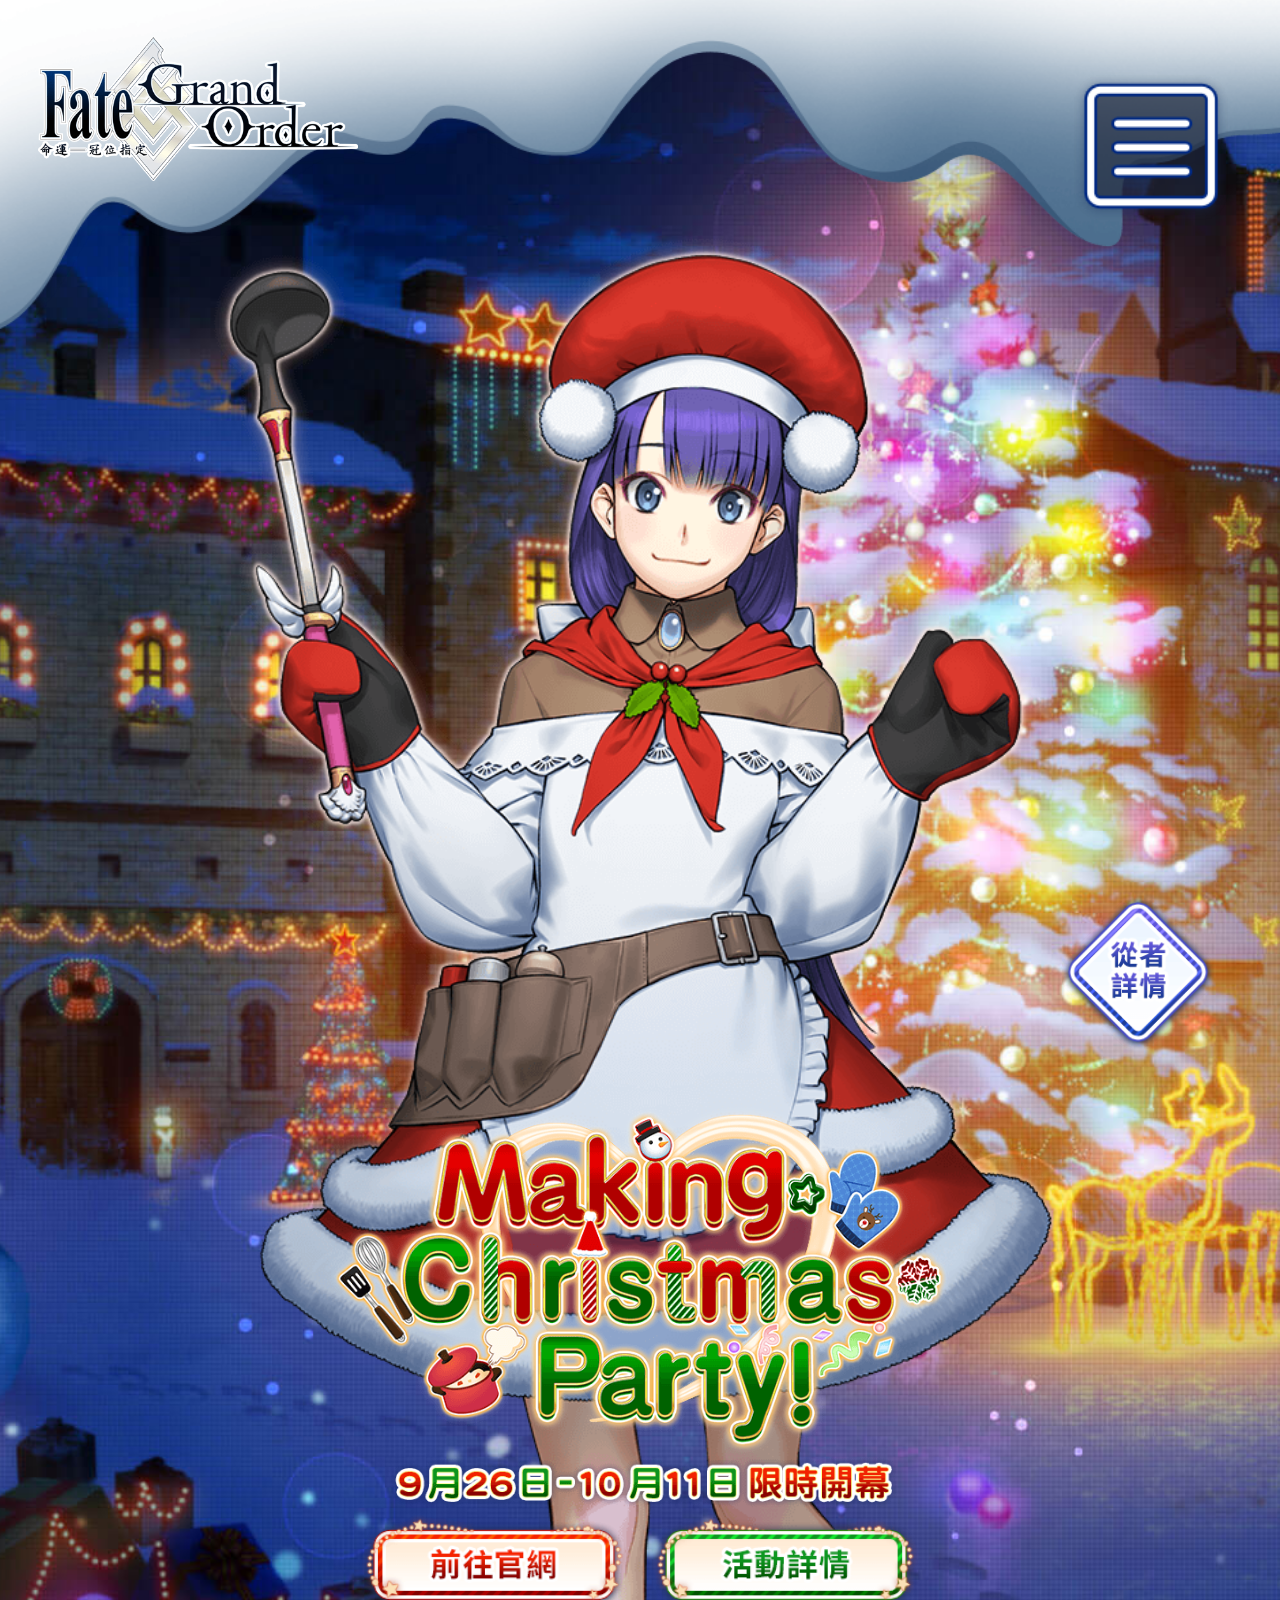
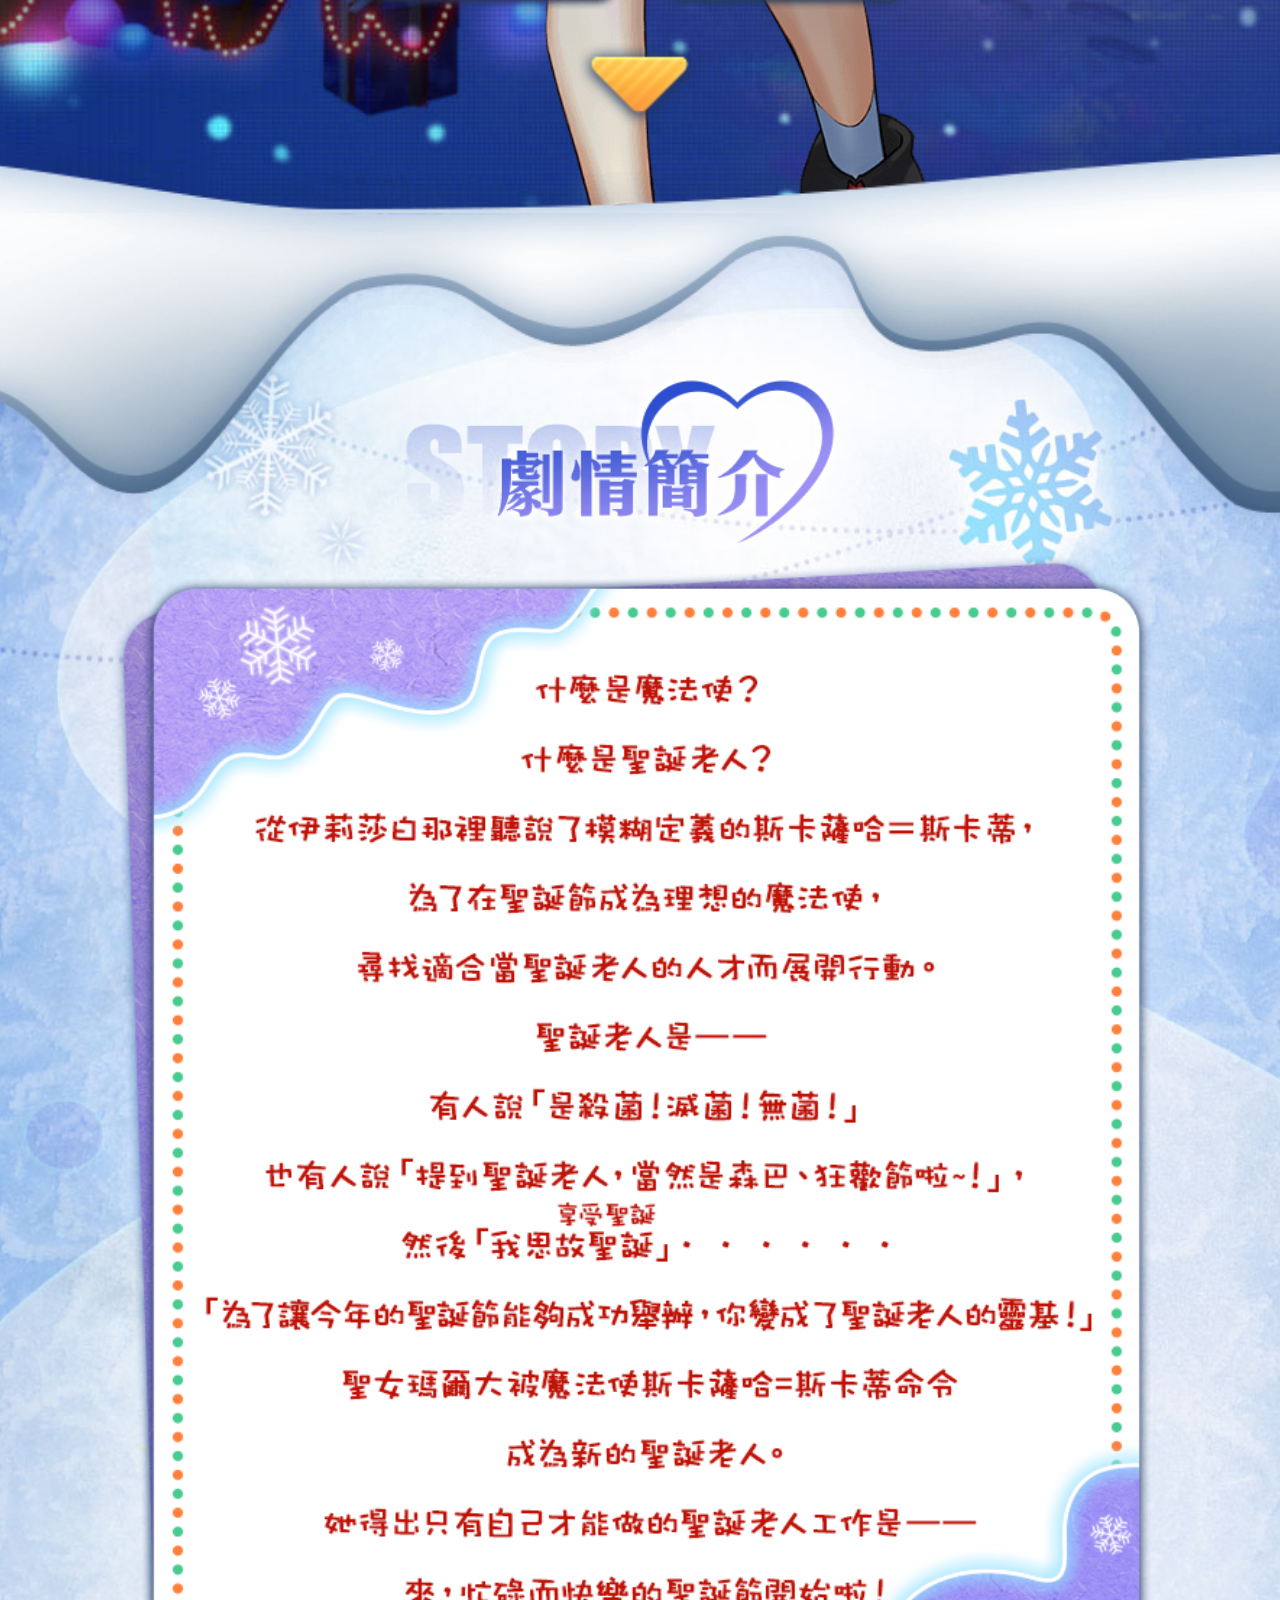
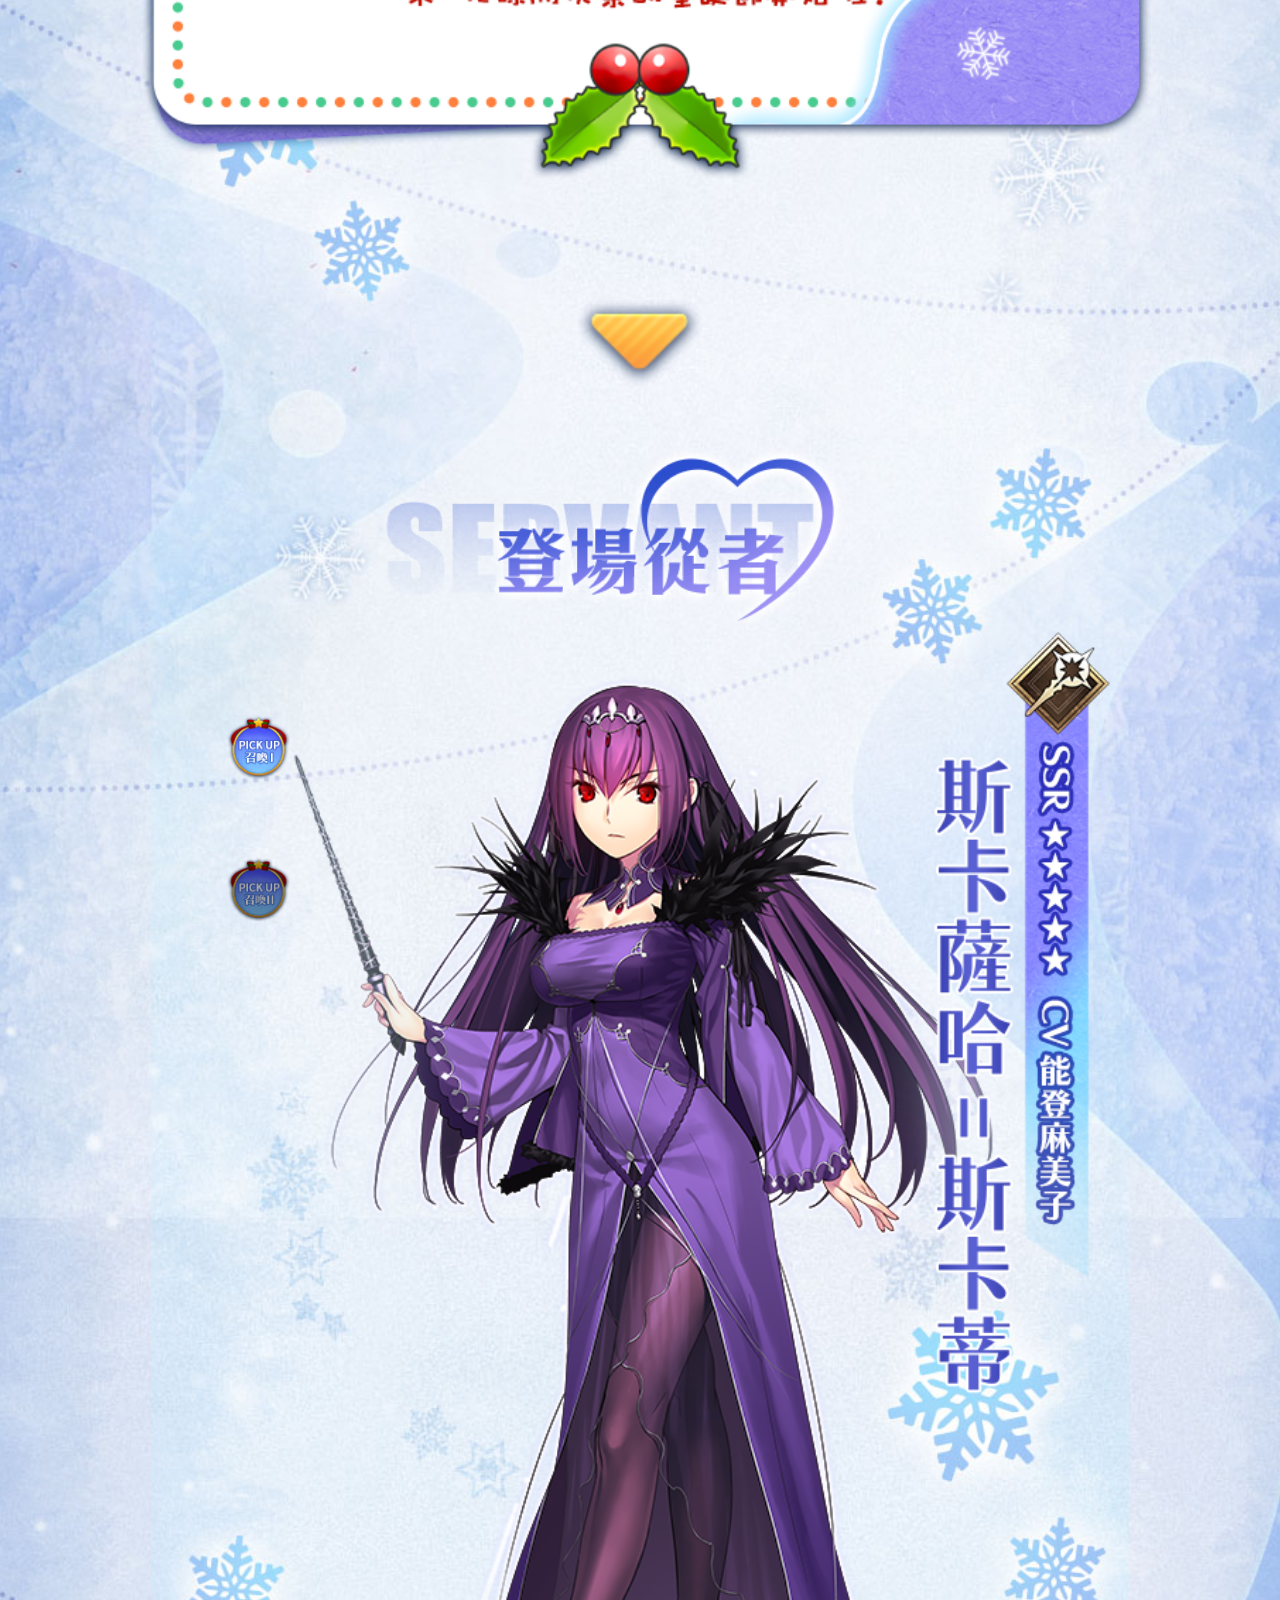
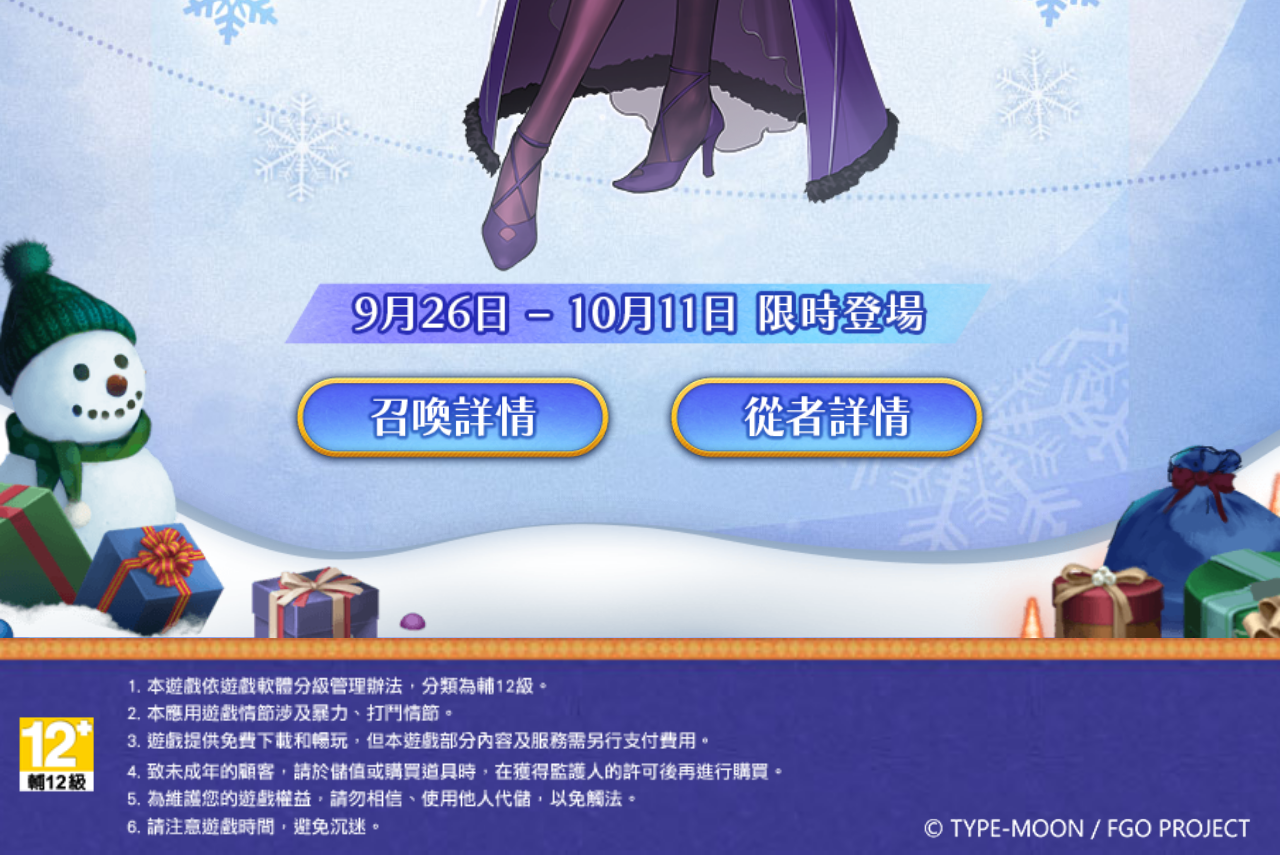
<file: test/mobile.html>
<!DOCTYPE html>
<html lang="">
<head>
    <title>《FGO》繁中版 Making Christmas Party｜9/26~10/11 限時開幕</title>
    <meta charset="utf-8" />
    <meta http-equiv="Content-Type" content="text/html; charset=utf-8" />
    <meta content="width=device-width, initial-scale=1, minimum-scale=1, maximum-scale=1" name="viewport" />
    <meta content="《Fate/Grand Order》繁中版 -奪回未來的戰爭-《命運/冠位指定》" name="description"/>
    <meta content="fgo,fate,命運冠位指定,聖杯,type-moon,繁中版,fgo動畫,英靈,卡池,寶具,從者,二次元,迦勒底,聖誕節,聖誕製作派對,瑪爾大〔Santa〕,斯卡薩哈=斯卡蒂,紅閻魔,聖誕從者,宛如一位淑女,一千個夜晚,聖善之心,願望成真,雀之旅館的老闆娘,萬疵必行修補,閻魔亭的學徒們" name="KeyWords"/>
    <meta property="og:title" content="Making Christmas Party｜9/26~10/11 限時開幕">
    <meta property="og:description" content="《Fate/Grand Order》繁中版">
    <meta property="og:keywords" content="fgo,fate,命運冠位指定,聖杯,type-moon,繁中版,fgo動畫,英靈,卡池,寶具,從者,二次元,迦勒底,聖誕節,聖誕製作派對,瑪爾大〔Santa〕,斯卡薩哈=斯卡蒂,紅閻魔,聖誕從者,宛如一位淑女,一千個夜晚,聖善之心,願望成真,雀之旅館的老闆娘,萬疵必行修補,閻魔亭的學徒們">
    <link rel="stylesheet" type="text/css" href="vendors/css/bootstrap.min.css">
    <link rel="stylesheet" type="text/css" href="assets/css/base-m.css">
    <link rel="stylesheet" type="text/css" href="assets/css/mobile.css">
    <link rel="shortcut icon" href="vendors/img/favicon-FGO.ico">
    <link rel="image_src" href="assets/img/facebook.jpg">
    <link href="https://fonts.googleapis.com/css?family=Anton" rel="stylesheet">
    <!-- Global site tag (gtag.js) - Google Analytics -->
    <script async src="https://www.googletagmanager.com/gtag/js?id=UA-116197747-1"></script>
    <script>
        window.dataLayer = window.dataLayer || [];
        function gtag(){dataLayer.push(arguments);}
        gtag('js', new Date());
        gtag('config', 'UA-116197747-1');
    </script>
</head>
    <body>
        <section class="page01">
            <div class="pic1-top"></div>
            <div class="pic1-bottom"></div>
            <div class="st1 mid"></div>
            <img src="assets/img/logo.png" alt="" class="fgo-logo">
            <a href="#btnGame" class="btn-ham" data-toggle="modal" data-target="#btnGame"></a>
            <a href="#jump1" class="btn1-jump" data-toggle="modal" data-target="#jump1"></a>
            <div class="main-box mid">
                <img src="assets/img/mb/slogan.png" alt="" class="slogan">
                <div class="btn-box mid">
                    <a href="https://www.fate-go.com.tw/h5/#1" class="btn1-home"></a>
                    <a href="https://www.fate-go.com.tw/h5/news-m.html" class="btn1-act"></a>
                </div>
            </div>
            <a class="btn-down btn-down1"></a>
        </section>



        <section class="page02" id="bg-ch">
            <div class="part2">
                <div class="pic2-top"></div>
                <div class="title title2"></div>
                <div class="story mid"></div>
                <a class="btn-down btn-down2"></a>
            </div>
            <div class="part3">
                <div class="pic3-bottom">
                    <img src="assets/img/mb/pic3_left.png" class="pic3-l">
                    <img src="assets/img/mb/pic3_right.png" class="pic3-r">
                </div>
                <div class="title title3"></div>
                <ul class="btn3-chbox">
                    <li class="btn3-ch1 active"></li>
                    <li class="btn3-ch2"></li>
                </ul>
                <div class="st-box-all st-box1 mid" style="display: block;">
                    <div class="st3 st3-1"></div>
                    <div class="btn3-box mid">
                        <a href="https://www.fate-go.com.tw/news.html#!news/0/1" class="btn3-act mid"></a>
                        <a href="#jump2" class="btn3-jump" data-toggle="modal" data-target="#jump2"></a>
                    </div>
                </div>
                <div class="st-box-all st-box2 mid" style="display: none;">
                    <div class="st3 st3-2"></div>
                    <div class="btn3-box mid">
                        <a href="https://www.fate-go.com.tw/news.html#!news/0/1" class="btn3-act mid"></a>
                        <a href="#jump3" class="btn3-jump" data-toggle="modal" data-target="#jump3"></a>
                    </div>
                </div>
            </div>
        </section>
        <div class="footer">
            <div class="footer-img"></div>
            <div class="copyright"></div>
        </div>
        <!-- st -->
        <div class="modal fade jump-box in jump-st" id="jump1" tabindex="-1" role="dialog" aria-labelledby="myModalLabel" aria-hidden="false" style="display:none;">
            <div class="modal-dialog" role="document">
                <div class="modal-content mid">
                    <div class="modal-body mid">
                        <div class="row">
                            <div class="col-md-12 column">
                                <div class="carousel" id="carousel-932851">
                                    <div class="carousel-inner">
                                        <div class="thumbnail">
                                            <img src="assets/img/mb/jump1.png" alt="" class="img-responsive pic-jump">
                                            <div class="modal-header mid">
                                                <div class="btn-close mid" aria-label="Close" data-dismiss="modal"></div>
                                            </div>
                                        </div>
                                    </div>
                                </div>
                            </div>
                        </div>
                    </div>
                </div>
            </div>
        </div>
        <div class="modal fade jump-box in jump-st" id="jump2" tabindex="-1" role="dialog" aria-labelledby="myModalLabel" aria-hidden="false" style="display:none;">
            <div class="modal-dialog" role="document">
                <div class="modal-content mid">
                    <div class="modal-body mid">
                        <div class="row">
                            <div class="col-md-12 column">
                                <div class="carousel" id="carousel-932851">
                                    <div class="carousel-inner">
                                        <div class="thumbnail">
                                            <img src="assets/img/mb/jump2.png" alt="" class="img-responsive pic-jump">
                                            <div class="modal-header mid">
                                                <div class="btn-close mid" aria-label="Close" data-dismiss="modal"></div>
                                            </div>
                                        </div>
                                    </div>
                                </div>
                            </div>
                        </div>
                    </div>
                </div>
            </div>
        </div>
        <div class="modal fade jump-box in jump-st" id="jump3" tabindex="-1" role="dialog" aria-labelledby="myModalLabel" aria-hidden="false" style="display:none;">
            <div class="modal-dialog" role="document">
                <div class="modal-content mid">
                    <div class="modal-body mid">
                        <div class="row">
                            <div class="col-md-12 column">
                                <div class="carousel" id="carousel-932851">
                                    <div class="carousel-inner">
                                        <div class="thumbnail">
                                            <img src="assets/img/mb/jump3.png" alt="" class="img-responsive pic-jump">
                                            <div class="modal-header mid">
                                                <div class="btn-close mid" aria-label="Close" data-dismiss="modal"></div>
                                            </div>
                                        </div>
                                    </div>
                                </div>
                            </div>
                        </div>
                    </div>
                </div>
            </div>
        </div>
        <div class="modal fade in" id="btnGame" tabindex="-1" role="dialog" aria-labelledby="myModalLabel" aria-hidden="false" style="display:none;">
            <div class="modal-dialog modal-lg" role="document">
                <div class="modal-content">
                    <div class="modal-header">
                        <div class="btn-close" aria-label="Close" data-dismiss="modal"></div>
                    </div>
                    <div class="modal-body">
                        <div class="row">
                            <div class="col-md-12 column">
                                <div class="carousel" id="carousel-932851">
                                    <div class="carousel-inner">
                                        <div class="thumbnail">
                                            <a href="https://lihi1.com/nObUB">
                                                <img src="vendors/img/ap.png" alt="" class="img-responsive">
                                            </a>
                                            <a href="https://lihi1.com/Czrdo">
                                                <img src="vendors/img/gb.png" alt="" class="img-responsive">
                                            </a>
                                            <a href="https://lihi1.com/VQHup">
                                                <img src="vendors/img/mycard.png" alt="" class="img-responsive">
                                            </a>
                                        </div>
                                    </div>
                                </div>
                            </div>
                        </div>
                    </div>
                </div>
            </div>
        </div>
    </body>
    <script type="text/javascript" src="http://code.jquery.com/jquery-3.6.3.min.js"></script>
    <script type="text/javascript" src="vendors/js/bootstrap.min.js"></script>
    <script>
        $('#myCarousel1').carousel({interval: false});
        $('.btn-top').on('click', function(e) {
            e.preventDefault();
            $('html, body').animate({ scrollTop: $('.page01').offset().top}, 200, 'linear');
        });
        $('.btn-down1').on('click', function(e) {
            e.preventDefault();
            $('html, body').animate({ scrollTop: $('.part2').offset().top}, 200, 'linear');
        });
        $('.btn-down2').on('click', function(e) {
            e.preventDefault();
            $('html, body').animate({ scrollTop: $('.part3').offset().top}, 200, 'linear');
        });
        $('.btn3-ch1').click(function(){
            $('.st-box1').show();
            $('.st-box2').hide();
            $('.btn3-ch1').addClass('active');
            $('.btn3-ch2').removeClass('active');
        })
        $('.btn3-ch2').click(function(){
            $('.st-box2').show();
            $('.st-box1').hide();
            $('.btn3-ch2').addClass('active');
            $('.btn3-ch1').removeClass('active');
        })
    </script>
</html>
</file>
<file: test/assets/css/base-m.css>
html {
    position: relative;
    height: 100%;
    width: 100%;
    font-size: 62.5px;
    background-color: #000;
}
body{
    padding: 0;
    position: relative;
    margin: 0 auto;
    width: 100%;
    height: 100%;
}
* {
    margin: 0;
    padding: 0;
    list-style: none;
    text-decoration: none;
    box-sizing: border-box;
    font-family: 'Open Sans','微軟正黑體';
}
ul {    
    list-style: none;
}
html,body {
    margin: 0 auto;
    background: transparent;
}
a:focus{
    outline: none!important;
    outline:0px auto -webkit-focus-ring-color;
}
.mid{
    left: 0;
    right: 0;
    margin: 0 auto;
}
.btn-down,.btn-down2{
    width: 10%;
    height: 7%;
    bottom: 3.5%;
    left: 0%;
    right: 0%;
    margin: 0 auto;
    position: absolute;
    z-index: 10;
    background-image: url(../img/scroll.png);
    background-position: center;
    background-repeat: no-repeat;
    background-size: contain;
    -webkit-animation: gotoNextBtn 1.5s infinite ease-in-out;
    -moz-animation: gotoNextBtn 1.5s infinite ease-in-out;
    -ms-animation: gotoNextBtn 1.5s infinite ease-in-out;
    animation: gotoNextBtn 1.5s infinite ease-in-out;
}
.btn-ham{
    width: 1.5rem;
    height: 1.4rem;
    position: absolute;
    top: 2%;
    right: 4%;
    background: url(../img/mb/btn_ham.png) no-repeat center;
    background-size: contain;
}
/* --------------footer---------------- */
.footer {
    position: relative;
    display: block;
    z-index: 3;
    width: 100%;
    height: 16%;
    /* background-color: #0e2b4b;
    border-top: 2px solid #ff5e94;
    box-shadow: 0px -8px 0px 0px #ff5e94; */
    background: url(../img/bg_footer.jpg) no-repeat top;
    background-size: cover;
}
.copyright {
    width: 26%;
    height: 22%;
    position: absolute;
    right: 2%;
    bottom: 1%;
/*     top: 0; */
    background: url(../img/copyright.png) center center no-repeat;
    background-size: contain;
    margin: auto 0;
}
.footer-img {
    position: absolute;
    left: 1%;
    top: 20px;
    bottom: 0;
    margin: auto 0;
    width: 71%;
    height: 81%;
    background: url(../img/mb/footer_img.png) left center no-repeat;
    background-size: contain;
}
/* ------------------------------------- */
@-webkit-keyframes gotoNextBtn{
    0%,30%{opacity:0;-webkit-transform:translate(0,0px);}
    60%{opacity:1;-webkit-transform:translate(0,0);}
    100%{opacity:0;-webkit-transform:translate(0,1px);}
}
@-moz-keyframes gotoNextBtn{
    0%,30%{opacity:0;-moz-transform:translate(0,0px);}
    60%{opacity:1;-moz-transform:translate(0,0);}
    10%{opacity:0;-moz-transform:translate(0,1px);}
}
@-ms-keyframes gotoNextBtn{
    0%,30%{opacity:0;-ms-transform:translate(0,0px);}
    60%{opacity:1;-ms-transform:translate(0,0);}
    10%{opacity:0;-ms-transform:translate(0,1px)};
}
@keyframes gotoNextBtn{
    0%,30%{opacity:0;transform:translate(0,0px);}
    60%{opacity:1;transform:translate(0,0);}
    10%{opacity:0;transform:translate(0,1px);}
}
@-webkit-keyframes arrowBtn{
    0%,30%{opacity:1;}
    60%{opacity:0;}
    100%{opacity:1;}
}
@-moz-keyframes arrowBtn{
    0%,30%{opacity:1;}
    60%{opacity:0;}
    100%{opacity:1;}
}
@-ms-keyframes arrowBtn{
    0%,30%{opacity:1;}
    60%{opacity:0;}
    100%{opacity:1;}
}
@keyframes arrowBtn{
    0%,30%{opacity:1;}
    60%{opacity:0;}
    100%{opacity:1;}
}
/* --------------boo------------------- */
.carousel-inner{
    width: 100%;
    height: 100%;
    position: relative;
}
.arrow{
    width: 95%;
    height: auto;
    position: absolute;
    top: 38%;
    left: 0;
    right: 0;
    margin: auto;
    -webkit-animation: arrowBtn 3s infinite ease-in-out;
    -moz-animation: arrowBtn 3s infinite ease-in-out;
    -ms-animation: arrowBtn 3s infinite ease-in-out;
    animation: arrowBtn 3s infinite ease-in-out;
}
a.carousel-control.right.arrow-right{
    width: 84px;
    height: 100%;
    position: absolute;
    background: url(../img/arrow_r.png) top center no-repeat;
    background-size: contain;
    display: block;
    opacity: 1;
}
a.carousel-control.left.arrow-left{
    width: 84px;
    height: 100%;
    position: absolute;
    background: url(../img/arrow_l.png) top center no-repeat;
    background-size: contain;
    display: block;
    opacity: 1;
/*     transform: rotate(180deg); */
}
.carousel-indicators li{
    width: 23px;
    height: 23px;
    /* border: unset; */
    /* background: url(../img/item_dot.png) center no-repeat;
    background-size: contain; */
    margin: 0% 2%;
    /* border-radius: 1px;
    outline: 3px solid #670000; */
}
.carousel-indicators .active{
    width: 23px;
    height: 23px;
    background: url(../img/item_dot_active.png) center no-repeat;
    background-size: contain;
    margin: 0% 2%;
    /* background-color: #ab302c;
    border: 3px solid white;
    outline: 3px solid #670000; */
}
/*model-------*/
.modal-header{
    position: relative;
    display: block;
    min-height: 55px;
    padding: 0%;
}
.jump-play .modal-header{
    width: 0.9rem;
    height: 0.9rem;
}
.modal-header > .btn-close,.modal-header > .btn-close-st{
    position: relative;
    top: 2%;
    right: 0;
    /* min-width: 45px;
    min-height: 83px; */
    width: 100%;
    height: 100%;
    opacity: 1 !important;
    outline: none !important;
    outline: 0 !important;
    margin: 0 auto;
    background: url('../img/btn_close.png') center center no-repeat;
    background-size: contain;
    /* border: 1px solid red; */
}
#btnGame .modal-header > .btn-close{
    position: relative;
    top: 0;
    left: 42%;
    margin: 0 auto;
    min-width: 45px;
    min-height: 83px;
    opacity: 1 !important;
    outline: none !important;
    outline: 0 !important;
    background: url('../img/mb/btn_close.png') center center no-repeat;
    background-size: contain;
}
.btn-close-white{
    position: relative;
    display: block;
    z-index: 2;
    top: 0;
    left: 42%;
    margin: 0 auto;
    width: 55px;
    height: 55px;
    opacity: 1 !important;
    outline: none !important;
    outline: 0 !important;
    background: url('../img/close-btn.png') center center no-repeat;
    background-size: contain;
}
/* .modal-header > .btn-close:hover{
    opacity: .5 !important;
    cursor: pointer;
} */
.modal{
    background-color: rgba(0,0,0,.8);
    overflow: auto;
    overflow-y: scroll;
}
.modal-header{
    border-bottom: 1px solid transparent;
}
.modal-content {
    width: 100%;
    height: 100%;
    background-color: transparent;
    border: transparent;
    -webkit-box-shadow: transparent !important;
    box-shadow: 0px 0px 0px rgb(0 0 0 / 0%) !important;
}
/* .jump-box .modal-content{
    width: 700px;
    height: auto;
} */
.modal-body {
    position: relative;
    text-align: center;
    padding: 1%;
    width: 100%;
    height: 100%;
    left: 0;
    right: 0;
    margin: 0 auto;
}
.thumbnail{
    background-color: transparent;
    border: none;
    box-shadow: none;
}
#btnGame .thumbnail a{
    position: relative;
    display: block;
    margin-bottom: 6%;
}
.modal-dialog{
    width: auto;
    height: auto;
}
  /*IE隱藏箭頭樣式*/
  .arrow-img::-ms-expand { display: none;}
  .arrow-img:focus{box-shadow: 0 0 5px 2px #467BF4;}
  
/* fade out in */
.carousel-fade .carousel-inner .item {transition-property: opacity;}
.carousel-fade .carousel-inner .item,.carousel-fade .carousel-inner .active.left,.carousel-fade .carousel-inner .active.right {opacity: 0;}
.carousel-fade .carousel-inner .active,.carousel-fade .carousel-inner .next.left,.carousel-fade .carousel-inner .prev.right {opacity: 1;}
.carousel-fade .carousel-inner .next,.carousel-fade .carousel-inner .prev,.carousel-fade .carousel-inner .active.left,.carousel-fade .carousel-inner .active.right {
    left: 0;
    transform: translate3d(0, 0, 0);
}
.item{
    width: 100%;
    height: 100%;
}
/* mb video100 */
.thumbnail.video_thumbnail{
    position: relative;
    width: 100%;
    height: 0;
    padding-bottom: 56.25%;
}
.thumbnail.video_thumbnail iframe {
    position: absolute;
    top: 0;
    left: 0;
    width: 100%;
    height: 100%;
}
@media screen and (max-width:768px){
    .btn-ham{
        width: 1.4rem;
        height: 1.3rem;
    }
}
@media screen and (max-width:480px){
    .footer{height: 13%;}
    .jump-box .modal-content {width: 375px;}
}
@media screen and (max-width:450px){
    .btn-ham{
        width: .8rem;
        height: .7rem;
        top: .2rem; 
    }
    .modal-header > .btn-close, .modal-header > .btn-close-st{
        width: 45px;
        height: 45px;
    }
    a.carousel-control.left.arrow-left,a.carousel-control.right.arrow-right{
        width: 39px;
        height: 48px;
    }
    .footer-img{width: 70%;}
    #btnGame .modal-header > .btn-close{
        height: 48px;
        min-height: unset;
    }
}
@media screen and (max-width:375px){
    .jump-box .modal-content {width: 350px;}
    .modal-header > .btn-close, .modal-header > .btn-close-st {
        width: 35px;
        height: 35px;
        min-width: auto;
        min-height: auto;
    }
    .main {width: 100%;}
}
@media screen and (max-width:360px){
    .footer-img {width: 87%;}
    .jump-box .modal-dialog{margin: 0;}
    .jump-box .modal-content {
        width: auto;
        transform: scale(.999);
        margin-left: -1%;
    }
}
@media screen and (max-width:320px){
    a.carousel-control.left.arrow-left, a.carousel-control.right.arrow-right {
        width: 23px;
        height: 41px;
    }
    #btnGame .modal-header > .btn-close {height: 37px;}
    .jump-box .modal-content {
        transform: scale(.9);
    }
    .jump-box .modal-content {
        width: 310px;
        transform: scale(1);
        margin: auto;
    }
}
</file>
<file: test/assets/css/mobile.css>
.page01{
    width: 100%;
    height: 100%;
    background: url(../img/mb/bg1.jpg) no-repeat center 50%;
    background-size: cover;
    position: relative;
}
.fgo-logo{
    width: 25%;
    height: auto;
    position: absolute;
    top: 2%;
    left: 3%;
}
.pic1-top{
    width: 100%;
    height: 40%;
    position: absolute;
    top: 0;
    background: url(../img/mb/pic1_top.png) no-repeat top center;
    background-size: 100%;
}
.pic1-bottom{
    width: 100%;
    height: 20%;
    position: absolute;
    bottom: 0;
    background: url(../img/mb/pic1_bottom.png) no-repeat bottom center;
    background-size: 140%;
    z-index: 1;
}
.st1 {
    width: 100%;
    height: 87%;
    position: absolute;
    background: url(../img/mb/st1.png) no-repeat top center;
    background-size: 67%;
    bottom: 0;
}
.btn1-jump{
    width: 2.5rem;
    height: 2.5rem;
    position: absolute;
    background: url(../img/btn1_jump.png) no-repeat center;
    background-size: contain;
    right: 5%;
    bottom: 42%;
    z-index: 3;
}
.main-box {
    width: 10rem;
    height: 9rem;
    position: absolute;
    bottom: 8%;
    text-align: center;
    z-index: 1;
}
.slogan{
    width: 100%;
    position: relative;
}
.btn-box{
    width: 100%;
    height: 18%;
    position: relative;
    margin: .5% auto;
}
.btn-box a{
    width: 43%;
    height: 100%;
    display: inline-block;
    position: relative;
    margin: 0 0.5%;
}
.btn1-act{
    background: url(../img/btn1_act.png) no-repeat center;
    background-size: contain;
}
.btn1-home{
    background: url(../img/btn1_home.png) no-repeat center;
    background-size: contain;
}
.jump-st .modal-header{
    position: relative;
    width: 1.5rem;
    height: 1.5rem;
    margin-top: 2%;
}
/* --------------------------------------- */
.page02{
    position: relative;
    width: 100%;
    height: 200%;
    background: url(../img/mb/bg2.jpg) no-repeat center;
    background-size: 109% 104%;
}
.part2,.part3{
    width: 100%;
    height: 50%;
    position: relative;
    padding-top: 12%;
}
.pic2-top{
    width: 100%;
    height: 40%;
    position: absolute;
    top: 0;
    background: url(../img/mb/pic2_top.png) no-repeat top center;
    background-size: 113%;
}
.title{
    width: 100%;
    height: 3rem;
    position: relative;
}
.title2{
    background: url(../img/title2.png) no-repeat top center;
    background-size: contain;
}
.story{
    width: 100%;
    height: 74%;
    position: relative;
    display: block;
    background: url(../img/mb/story.png) no-repeat top center;
    background-size: contain;
}
.btn-down2{bottom: 1%;}
/* --------------------------------------- */
.part3{padding-top: 1.5%;}
.pic3-bottom{
    width: 100%;
    height: 40%;
    position: absolute;
    bottom: 0;
    background: url(../img/mb/pic3_bottom.png) no-repeat bottom center;
    background-size: 100%;
}
.pic3-l{
    width: 34%;
    position: absolute;
    left: 0;
    bottom: 0;
}
.pic3-r{
    width: 34%;
    position: absolute;
    right: 0;
    bottom: 0;
}
.title3{
    background: url(../img/title3.png) no-repeat top center;
    background-size: contain;
    z-index: 2;
}
.btn3-chbox{
    width: 3rem;
    height: 5rem;
    position: absolute;
    left: 8%;
    top: 16%;
    z-index: 1;
}
.btn3-chbox li{
    width: 100%;
    height: 45%;
    position: relative;
    margin-bottom: 2%;
}
.btn3-ch1{
    background: url(../img/btn3_ch1.png) no-repeat top center;
    background-size: contain;
}
.btn3-ch2{
    background: url(../img/btn3_ch2.png) no-repeat top center;
    background-size: contain;
}
.btn3-ch1.active{
    background: url(../img/btn3_ch1_on.png) no-repeat top center;
    background-size: contain;
}
.btn3-ch2.active{
    background: url(../img/btn3_ch2_on.png) no-repeat top center;
    background-size: contain;
}
.st-box-all{
    width: 100%;
    height: 83%;
    position: relative;
}
.st3{
    width: 100%;
    height: 89%;
    position: relative;
}
.st3-1{
    background: url(../img/mb/st3_1.png) no-repeat top center;
    background-size: contain;
}
.st3-2{
    background: url(../img/mb/st3_2.png) no-repeat top center;
    background-size: contain;
}
.btn3-box{
    width: 100%;
    height: 8%;
    position: relative;
    text-align: center;
    margin-top: 1%;
}
.btn3-box a{
    width: 26%;
    height: 100%;
    position: relative;
    display: inline-block;
    margin: 0 1%;
}
.btn3-jump{
    background: url(../img/mb/btn3_jump.png) no-repeat top center;
    background-size: contain;
}
.btn3-act{
    background: url(../img/mb/btn3_act.png) no-repeat top center;
    background-size: contain;
}
/* --------------------------------------- */
.jump-st .modal-dialog,.jump-play .modal-dialog {margin-top: 11%;}
/*  */
.carousel-fade .carousel-control {z-index: 2;}
.pic-jump{width: 78%;}
.col-md-12{padding: 0;}
/* end*/
/* -----------------media----------------- */
@media screen and (max-width:1024px){
}
@media screen and (min-height:1366px) and (max-width:1024px){
}
@media screen and (max-width:820px){
    .page01{max-height: 1180px;}
    .page02,.page03{max-height: 2048px;}
    a.carousel-control.right.arrow-right,a.carousel-control.left.arrow-left {
        width: 53px;
        height: 54px;
    }
    .jump-box .modal-header>.btn-close {
        width: 1rem;
        height: 1rem;
    }
    .btn-down, .btn-down2{
        height: 5%;
        bottom: 0.5%;
    }
    .main-box {
        width: 7rem;
        height: 6rem;
    }
    .btn1-jump {
        width: 2rem;
        height: 2rem;
        right: 1%;
        bottom: 40%;
    }
    .part2{padding-top: 8%;}
    .title{height: 1.8rem;}
    .btn3-chbox {
        width: 1.5rem;
        height: 4rem;
    }
    .story{height: 79%;}
}
@media screen and (max-width:820px) and (min-height:1024px){
    .btn-ham {
        width: 1.3rem;
        height: 1.3rem;
    }
    .btn3-chbox {
        width: 2rem;
        height: 4.5rem;
    }
}
@media screen and (max-width:820px) and (min-height:1180px){
    .footer{height: 13%;}
    .page02,.page03{max-height: 1850px;}
    .main-box {
        width: 8rem;
        height: 7rem;
    }
}
@media screen and (max-width:768px){
}
@media screen and (min-height:1024px) and (max-width:768px){
    .jump-box .modal-header>.btn-close {
        width: 1rem;
        height: 1rem;
    }
    .footer{height: 15%;}
}
@media screen and (max-width:580px){
    .btn-ham {
        width: 1.2rem;
        height: 1.2rem;
    }
    .main-box {
        width: 6rem;
        height: 5rem;
    }
    .btn1-jump {
        width: 1.5rem;
        height: 1.5rem;
        bottom: 54%;
    }
    .pic-jump {width: 100%;}
    .footer{max-height: 120px;}
}
@media screen and (max-width:480px){
    .footer-img{top: 9px;}
    a.carousel-control.right.arrow-right, a.carousel-control.left.arrow-left {
        width: 46px;
        height: 53px;
    }
    .fgo-logo {
        width: 33%;
        top: 1%;
        left: 2%;
    }
    .btn-ham, #btnGame .modal-header > .btn-close{
        width: 0.9rem;
        height: 0.9rem;
    }
    .jump-box .modal-header>.btn-close{
        width: 0.6rem;
        height: 0.6rem;
    }
    .page01{max-height: 950px;}
    .page02{max-height: 1550px;}
    .main-box {
        width: 5rem;
        height: 4rem;
    }
    .btn1-jump {
        width: 1.2rem;
        height: 1.2rem;
        bottom: 44%;
    }
    .st1 {
        position: absolute;
        background: url(../img/mb/st1.png) no-repeat top center;
        background-size: 78%;
    }
    .title {height: 1.3rem;}
    .btn3-chbox {
        width: 1rem;
        height: 2.5rem;
        top: 14%;
    }
    .btn3-box a {width: 30%;}
    .story{height: 78%;}
    .page02 {
        background: url(../img/mb/bg2.jpg) no-repeat center;
        background-size: 131% 104%;
    }
}
@media screen and (min-height:709px) and (max-width:450px){
    .footer{height: 13%;}
    .btn-ham, #btnGame .modal-header > .btn-close {
        width: 0.8rem;
        height: 0.8rem;
    }
    .jump-st .modal-content {width: 100%;}
    .st-box-all{height: 80%;}
}
@media screen and (min-height:714px) and (max-width:450px){
    .footer{height: 11%;}
    .st-box-all {height: 75%;}
}
@media screen and (min-height:736px) and (max-width:450px){
    .footer{height: 11%;}
    .st-box-all{height: 73%;}
    .page02 {
        background: url(../img/mb/bg2.jpg) no-repeat center;
        background-size: 138% 101%;
    }
}
@media screen and (max-width:428px){
    .page02 {max-height: 1850px;}
}
@media screen and (min-height:896px) and (max-width:428px){
    .jump-st .modal-dialog{margin-top: 33%;}
    .btn-ham, #btnGame .modal-header > .btn-close {
        width: 0.9rem;
        height: 0.9rem;
    }
    .footer{height: 12%;}
    .footer-img {width: 89%;}
    #myCarousel .carousel-inner {
        height: 75%;
        top: 5%;
    }
    .st1 {
        position: absolute;
        background: url(../img/mb/st1.png) no-repeat top center;
        background-size: 93%;
    }
    .main-box {
        width: 6rem;
        height: 5rem;
    }
    .btn1-jump {
        width: 1.5rem;
        height: 1.5rem;
        bottom: 43%;
    }
    .part2 {padding-top: 25%;}
    .part3 {padding-top: 18%;}
    .title {height: 1.6rem;}
    .story {
        height: 69%;
        background: url(../img/mb/story.png) no-repeat top center;
        background-size: 103%;
    }
    .btn3-chbox {
        width: 1.3rem;
        height: 3rem;
        top: 23%;
        left: 0;
    }
    .st3-1 {
        background: url(../img/mb/st3_1.png) no-repeat top center;
        background-size: 121%;
    }
    .st3-2 {
        background: url(../img/mb/st3_2.png) no-repeat top center;
        background-size: 121%;
    }
    .st-box-all {height: 79%;}
    .btn3-box a {width: 37%;}
    .page02 {
        background: url(../img/mb/bg2.jpg) no-repeat center;
        background-size: 158% 101%;
    }
}
@media screen and (min-height:926px) and (max-width:428px){
    .footer {height: 10%;}
    .st-box-all {height: 76%;}
    .btn3-chbox{top: 20%;}
    .page02 {
        background: url(../img/mb/bg2.jpg) no-repeat center;
        background-size: 168% 100%;
    }
}
@media screen and (max-width:411px){
    .page02{max-height: 1793px;}
}
@media screen and (min-height:731px) and (max-width:411px){
    .jump-st .modal-dialog{margin-top: 23%;}
    .footer{height: 12%;}
    .part2 {
        padding-top: 14%;
    }
    .st-box-all {
        height: 72%;
        top: 6%;
    }
}
@media screen and (min-height:823px) and (max-width:411px){
    .jump-st .modal-dialog{margin-top: 32%!important;}
    .footer{height: 13%;}
    .page02,.page03 {max-height: 1674px;}
    .footer {height: 10%;}
    .st1 {
        position: absolute;
        background: url(../img/mb/st1.png) no-repeat top center;
        background-size: 90%;
    }
    .main-box {
        width: 6rem;
        height: 5rem;
    }
    .part2 {padding-top: 22%;}
    .title {height: 1.6rem;}
    .st3-1 {
        background: url(../img/mb/st3_1.png) no-repeat top center;
        background-size: 108%;
    }
    .st3-2 {
        background: url(../img/mb/st3_2.png) no-repeat top center;
        background-size: 108%;
    }
    .btn3-chbox {
        width: 1.5rem;
        height: 3rem;
        top: 12%;
        left: 1%;
    }
    .btn3-box a {width: 34%;}
    .st-box-all {height: 71%;}
}
@media screen and (max-width:395px){

}
@media screen and (min-height:844px) and (max-width:395px){
    .footer {height: 10%;}
    .btn-down, .btn-down2 {width: 15%;}
    .part3 {
        padding-top: 10.5%;
    }
    .btn3-chbox{top: 15%;}
    .st-box-all {
        height: 70%;
        top: 1%;
    }
    .st3-1 {
        background: url(../img/mb/st3_1.png) no-repeat top center;
        background-size: cover;
    }
    .st3-2 {
        background: url(../img/mb/st3_2.png) no-repeat top center;
        background-size: cover;
    }
}
@media screen and (max-width:375px){
    .page01{
        max-height: 900px;
        min-height: 568px;
    }
    .page02 {min-height: 1136px;}
    .footer-img {top: 5px;}
    .btn-ham, #btnGame .modal-header > .btn-close, .jump-box .modal-header>.btn-close {
        width: 0.7rem;
        height: 0.7rem;
    }
    a.carousel-control.left.arrow-left, a.carousel-control.right.arrow-right {
        width: 37px;
        height: 44px;
    }
    .main-box {
        width: 4.5rem;
        height: 3.5rem;
    }
    .title {height: 1rem;}
    .st-box-all{height: 86%;}
    .st3-1 {
        background: url(../img/mb/st3_1.png) no-repeat top center;
        background-size: 102%;
    }
    .st3-2 {
        background: url(../img/mb/st3_2.png) no-repeat top center;
        background-size: 102%;
    }
}
@media screen and (min-height:667px) and (max-width:375px){
    .footer{height: 11%;}
    .jump-st .modal-dialog {margin-top: 25%;}
    .title {height: 1.4rem;}
    .part2 {padding-top: 14%;}
    .st3-1 {
        background: url(../img/mb/st3_1.png) no-repeat top center;
        background-size: 113%;
    }
    .st3-2 {
        background: url(../img/mb/st3_2.png) no-repeat top center;
        background-size: 113%;
    }
    .st-box-all {height: 80%;}
    .btn3-box a {width: 35%;}
}
@media screen and (min-height:812px) and (max-width:375px){
    .footer{height: 9%;}
    .fgo-logo {width: 35%;}
    .jump-st .modal-dialog {margin-top: 35%;}
    .st1 {
        position: absolute;
        background: url(../img/mb/st1.png) no-repeat top center;
        background-size: 98%;
    }
    .main-box {
        width: 5rem;
        height: 4rem;
    }
    .part2 {padding-top: 22%;}
    .story {
        height: 69%;
        top: 3%;
    }
    .btn3-chbox {
        width: 1.2rem;
        height: 2.7rem;
        top: 10%;
        left: 2%;
    }
    .st3-1 {
        background: url(../img/mb/st3_1.png) no-repeat top center;
        background-size: 122%;
    }
    .st3-2 {
        background: url(../img/mb/st3_2.png) no-repeat top center;
        background-size: 122%;
    }
    .st-box-all {height: 72%;}
}
@media screen and (max-width:360px){
    .page02 {min-height: 1158px;}
    .page01{max-height: 750px;}
    .btn-down, .btn-down2 {width: 12%;}
    .st-box-all {
        height: 78%;
        top: 6%;
    }
    .story {
        height: 80%;
        background: url(../img/mb/story.png) no-repeat top center;
        background-size: 103%;
    }
}
@media screen and (min-height:591px) and (max-width:360px){

}
@media screen and (min-height:640px) and (max-width:360px){
    .jump-st .modal-dialog{margin-top: 15%;}
    .footer{height: 14%;}
    .title {height: 1.3rem;}
    .part2 {padding-top: 14%;}
    .st-box-all {height: 72%;}
    .btn3-box a {width: 32%;}
}
@media screen and (min-height:720px) and (max-width:360px){
    .footer{height: 12%;}
    .jump-st .modal-dialog {margin-top: 32%;}
    .btn-ham, #btnGame .modal-header > .btn-close {
        width: 0.7rem;
        height: 0.7rem;
    }
    .st1 {
        position: absolute;
        background: url(../img/mb/st1.png) no-repeat top center;
        background-size: 89%;
    }
    .main-box {
        width: 5rem;
        height: 4rem;
    }
    .title {height: 1.5rem;}
    .part2 {padding-top: 19%;}
    .part3 {padding-top: 5.5%;}
    .btn3-chbox {
        width: 1.2rem;
        height: 2.7rem;
        left: 5%;
    }
    .btn3-box a {width: 34%;}
    .page02 {
        background: url(../img/mb/bg2.jpg) no-repeat center;
        background-size: 151% 100%;
    }
}
@media screen and (max-width:320px){
    .jump-st {padding: 0 0%!important;}
    #btnGame .modal-header > .btn-close,.btn-ham, #btnGame .modal-header > .btn-close {
        width: 0.6rem;
        height: 0.6rem;
    }
    .jump-play .modal-header>.btn-close {
        width: 0.45rem;
        height: 0.45rem;
    }
    .page01,.part2,.part3{
        min-height: 452px;
    }
    .page02 {
        max-height: 1200px;
        min-height: 900px;
    }
    .jump-st .modal-dialog, .jump-play .modal-dialog {margin-top: 0%;}
    .btn1-jump {
        width: 1rem;
        height: 1rem;
    }
    .main-box {
        width: 3.8rem;
        height: 2.9rem;
    }
    .btn1-jump {
        width: 0.9rem;
        height: 0.9rem;
        bottom: 41%;
    }
    .btn-box{height: 20%;}
    .pic1-bottom{bottom: -1px;}
    .btn3-chbox {
        width: 0.8rem;
        height: 1.9rem;
        top: 16%;
    }
    .st-box-all {
        height: 83%;
        top: 0%;
    }
    .st3-1 {
        background: url(../img/mb/st3_1.png) no-repeat top center;
        background-size: 94%;
    }
    .st3-2 {
        background: url(../img/mb/st3_2.png) no-repeat top center;
        background-size: 94%;
    }
    .story {
        height: 77%;
        background: url(../img/mb/story.png) no-repeat top center;
        background-size: contain;
    }
}
@media screen and (min-height:568px) and (max-width:320px){
    .footer{height: 14%;}
    .jump-st .modal-dialog{margin-top: 10%;}
    a.carousel-control.left.arrow-left, a.carousel-control.right.arrow-right {
        width: 30px;
        height: 100%;
    }
    .btn-ham, #btnGame .modal-header > .btn-close {
        width: 0.6rem;
        height: 0.6rem;
    }
    .part2 {padding-top: 16%;}
    .part3 {padding-top: 6.5%;}
    .btn3-chbox {
        width: 1.1rem;
        height: 2.2rem;
        top: 14%;
        left: 3%;
    }
    .st3-1 {
        background: url(../img/mb/st3_1.png) no-repeat top center;
        background-size: 110%;
    }
    .st3-2 {
        background: url(../img/mb/st3_2.png) no-repeat top center;
        background-size: 110%;
    }
    .st-box-all {
        height: 79%;
        top: 4%;
    }
    .btn3-box a {width: 33%;}
}
@media screen and (orientation: landscape) and (max-width:1920px) {
    body{
        min-height: 41rem;
        max-width: 1366px;
    }
    a.carousel-control.left.arrow-left,a.carousel-control.right.arrow-right{height: 111px;}
    .btn-ham,#btnGame .modal-header > .btn-close {
        width: 3.5rem;
        height: 3.4rem;
        top: 4%;
    }
}
@media screen and (orientation: landscape) and (max-width:1366px) {
    body{
        min-height: 29rem;
    }
    .jump-st .modal-dialog{margin-top: 0%;}
    a.carousel-control.left.arrow-left, a.carousel-control.right.arrow-right {
        height: 100%;
        width: 115px;
    }
    .btn-ham, #btnGame .modal-header > .btn-close {
        width: 2.5rem;
        height: 2.4rem;
        top: 4%;
    }
    .footer{height: 12%;}
}
@media screen and (orientation: landscape) and (max-width:1180px) {
    .part2{padding-top: 18%;}
    .part3{padding-top: 8%;}
    a.carousel-control.left.arrow-left, a.carousel-control.right.arrow-right{width: 58px;}
    .btn-ham{top: 1%;}
}
@media screen and (orientation: landscape) and (max-width:1024px) {
    .page01, .page02, .page03 {
        max-height: unset;
    }
    body{
        min-height: 22rem;
    }
    .jump-st .modal-header > .btn-close {
        width: 1.5rem;
        height: 1.5rem;
    }
    .btn-ham, #btnGame .modal-header > .btn-close {
        width: 1.4rem;
        height: 1.4rem;
    }
    .footer{height: 14%;}
    .btn-down, .btn-down2 {
        width: 7%;
        height: 4%;
    }
    .btn-ham{top: 3%;}
}
@media screen and (orientation: landscape) and (max-width:926px) {
    .btn-ham, #btnGame .modal-header > .btn-close {
        width: 1.4rem;
        height: 1.4rem;
    }
}
@media screen and (orientation: landscape) and (max-width:896px) {
    .footer {height: 11%;}
    .footer-img{height: 80%;}
}
@media screen and (orientation: landscape) and (max-width:823px) {
    body{
        min-height: 18rem;
    }
    .footer-img {height: 80%;}
    .main-box {
        width: 9rem;
        height: 8rem;
    }
    .btn1-jump {
        width: 2rem;
        height: 2rem;
        right: 2%;
    }
    .title{height: 2rem;}
}
@media screen and (orientation: landscape) and (max-width:768px) {
    body {
        min-height: 16rem;
    }
    .jump-st .modal-header > .btn-close {
        width: 1rem;
        height: 1rem;
    }
    a.carousel-control.left.arrow-left, a.carousel-control.right.arrow-right {width: 61px;}
    .footer-img {
        height: 77%;
    }
    .main-box {
        width: 8rem;
        height: 6rem;
    }
}
@media screen and (orientation: landscape) and (max-width:736px) {
    .jump-st .modal-header > .btn-close {
        width: 1.1rem;
        height: 1.1rem;
    }
    .btn-ham{top: 2%;}
    .pic-jump {width: 85%;}
}
@media screen and (orientation: landscape) and (max-width:680px) {
    .footer{height: 14%;}
    .btn-ham, #btnGame .modal-header > .btn-close {
        width: 1.2rem;
        height: 1.2rem;
    }
    .btn-ham{top: 2%;}
    .btn1-jump {
        width: 1.8rem;
        right: 2%;
        bottom: 43%;
    }
}
@media screen and (orientation: landscape) and (max-width:570px) {
    body {
        min-height: 14rem;
    }
    .jump-box .modal-header>.btn-close {
        width: 1rem;
        height: 1rem;
    }
    .footer {height: 13%;}
    .btn-down, .btn-down2 {width: 9%;}
    .main-box {
        width: 7rem;
        height: 5rem;
    }
}
</file>
